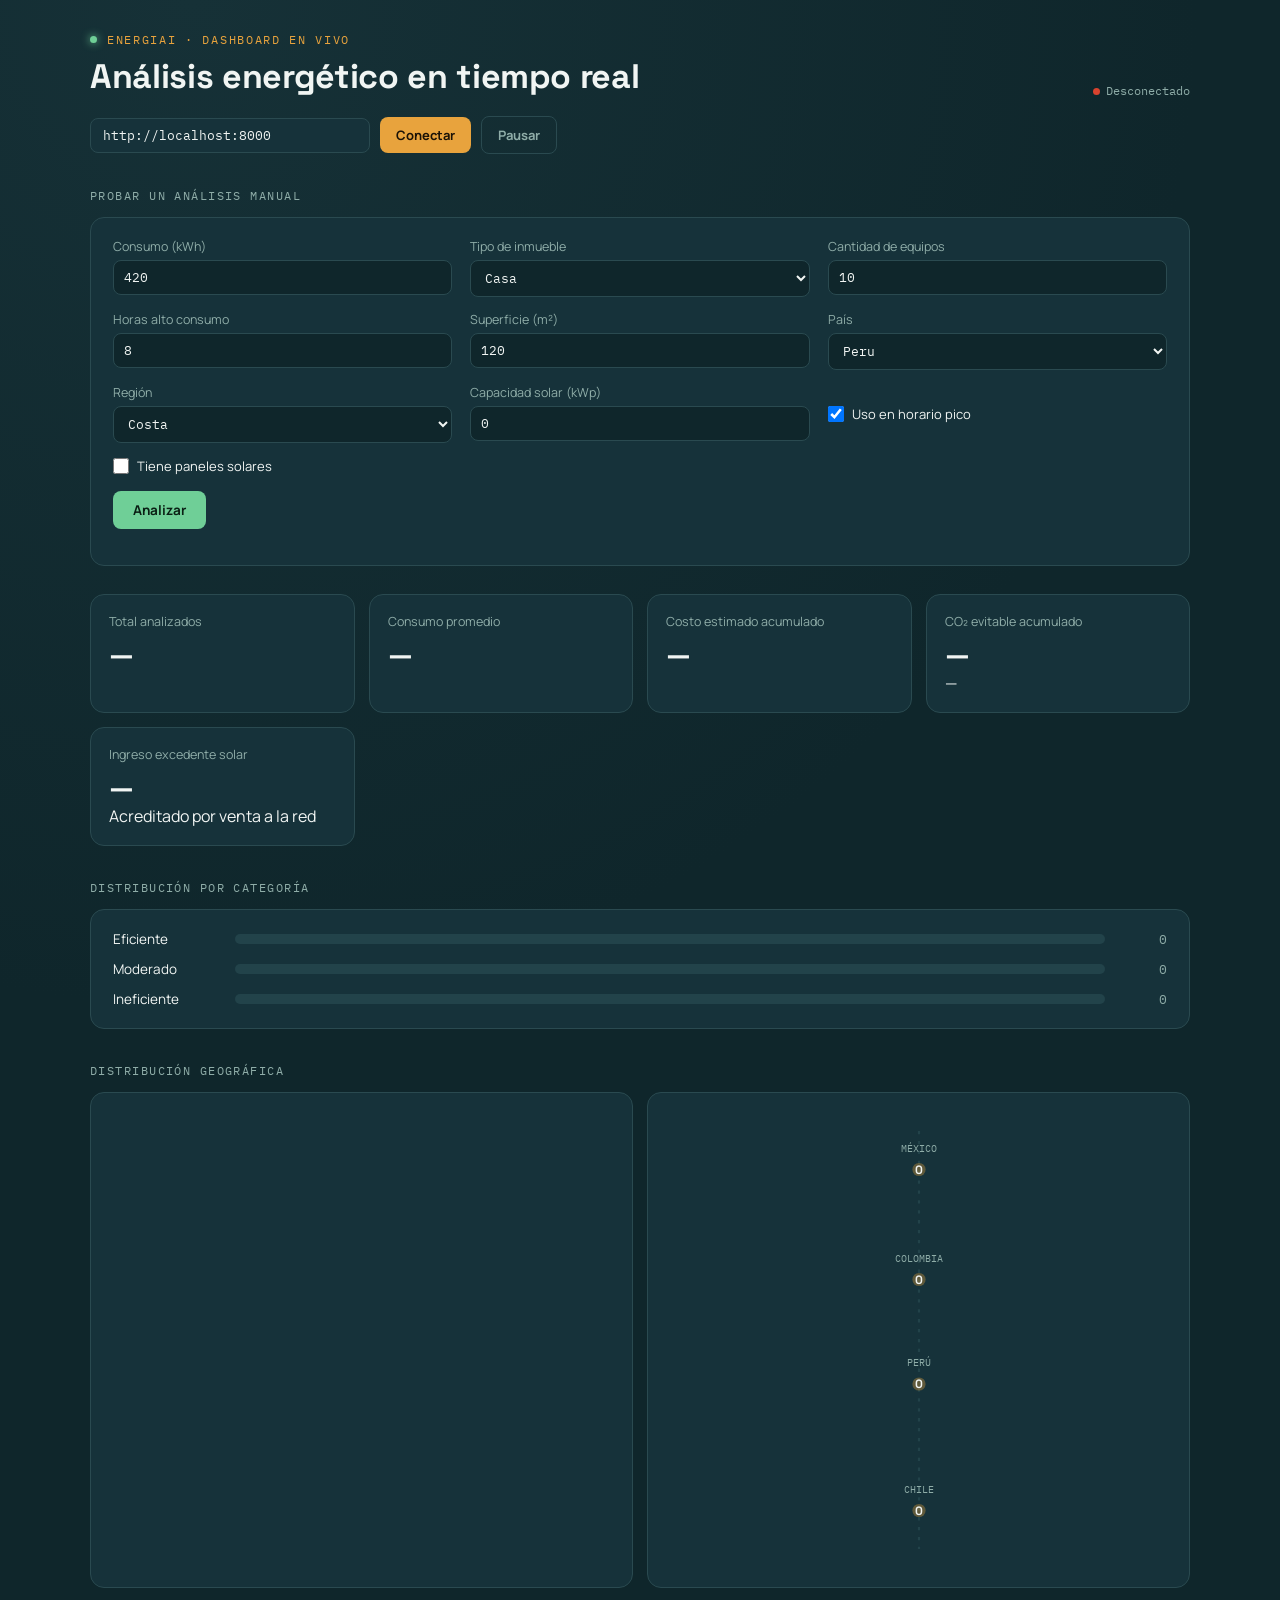
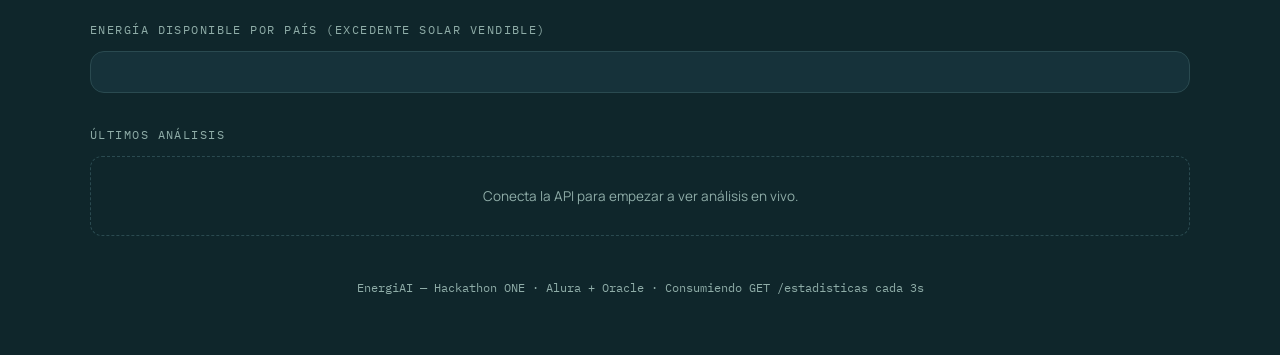
<file: api/dashboard.html>
<!DOCTYPE html>
<html lang="es">
<head>
<meta charset="UTF-8">
<meta name="viewport" content="width=device-width, initial-scale=1.0">
<title>EnergiAI — Dashboard en vivo</title>
<style>
@import url('https://fonts.googleapis.com/css2?family=Space+Grotesk:wght@400;500;600;700&family=Manrope:wght@400;500;600;800&family=IBM+Plex+Mono:wght@400;500&display=swap');

:root{
  --bg:#0F262B; --bg-card:#16323A; --bg-card-2:#1C3D45; --line:#2A4A50;
  --text:#F1F5F3; --text-muted:#8FADA8;
  --copper:#E8A33D; --mint:#6FCF97; --amber-warn:#E0B84B; --red:#D9432E;
}
*{box-sizing:border-box; margin:0; padding:0;}
body{
  background: radial-gradient(circle at 15% 0%, #163137 0%, transparent 45%), var(--bg);
  color:var(--text); font-family:'Manrope', sans-serif; min-height:100vh; padding:32px 20px 60px;
}
.wrap{max-width:1100px; margin:0 auto;}

.topbar{ display:flex; justify-content:space-between; align-items:flex-end; flex-wrap:wrap; gap:16px; }
.eyebrow{
  font-family:'IBM Plex Mono', monospace; font-size:12px; letter-spacing:.14em; text-transform:uppercase;
  color:var(--copper); display:flex; align-items:center; gap:10px;
}
.eyebrow::before{content:""; width:7px; height:7px; border-radius:50%; background:var(--mint); box-shadow:0 0 8px var(--mint); animation:pulse 1.6s infinite;}
@keyframes pulse{ 0%,100%{opacity:1;} 50%{opacity:.35;} }
h1{ font-family:'Space Grotesk', sans-serif; font-weight:700; font-size:clamp(24px,3.4vw,34px); margin-top:8px; letter-spacing:-0.01em;}

.status{ font-family:'IBM Plex Mono', monospace; font-size:12px; color:var(--text-muted); text-align:right; }
.status .dot{ display:inline-block; width:7px; height:7px; border-radius:50%; background:var(--mint); margin-right:6px; }
.status.off .dot{ background:var(--red); }

.controls{ margin-top:18px; display:flex; gap:10px; flex-wrap:wrap; align-items:center; }
.controls input{
  background:var(--bg-card); border:1px solid var(--line); color:var(--text);
  border-radius:8px; padding:8px 12px; font-family:'IBM Plex Mono', monospace; font-size:13px; width:280px;
}
.controls button{
  background:var(--copper); border:none; color:#1a1207; font-weight:700; border-radius:8px;
  padding:9px 16px; font-family:'Manrope',sans-serif; font-size:13px; cursor:pointer;
}
.controls button.secondary{ background:transparent; border:1px solid var(--line); color:var(--text-muted); }

.manual-form{
  margin-top:14px; background:var(--bg-card); border:1px solid var(--line); border-radius:14px; padding:20px 22px;
}
.form-grid{ display:grid; grid-template-columns:repeat(3, 1fr); gap:14px 18px; margin-bottom:16px; }
@media (max-width:760px){ .form-grid{grid-template-columns:repeat(2, 1fr);} }
.manual-form label{ display:flex; flex-direction:column; gap:5px; font-size:12.5px; color:var(--text-muted); }
.manual-form input[type=number], .manual-form select{
  background:#0F262B; border:1px solid var(--line); color:var(--text); border-radius:8px;
  padding:8px 10px; font-family:'IBM Plex Mono', monospace; font-size:13px;
}
.manual-form label.checkbox-label{ flex-direction:row; align-items:center; gap:8px; font-size:13px; color:var(--text); }
.manual-form label.checkbox-label input{ width:16px; height:16px; }
.manual-form button{
  background:var(--mint); border:none; color:#0a1f14; font-weight:700; border-radius:8px;
  padding:10px 20px; font-family:'Manrope',sans-serif; font-size:13.5px; cursor:pointer;
}
#manualResultado{ margin-top:16px; }
#manualResultado ul{ list-style:none; }
#manualResultado li::before{ content:"→ "; color:var(--copper); }

/* KPI grid */
.kpis{ margin-top:28px; display:grid; grid-template-columns:repeat(4,1fr); gap:14px; }
@media (max-width:800px){ .kpis{grid-template-columns:repeat(2,1fr);} }
.kpi{ background:var(--bg-card); border:1px solid var(--line); border-radius:14px; padding:18px; }
.kpi .k{ color:var(--text-muted); font-size:12.5px; }
.kpi .v{ font-family:'Space Grotesk', sans-serif; font-size:28px; font-weight:700; margin-top:6px; }

/* categorías bar */
.section-label{
  font-family:'IBM Plex Mono', monospace; font-size:12px; letter-spacing:.12em; text-transform:uppercase;
  color:var(--text-muted); margin:34px 0 14px;
}
.cat-bars{ background:var(--bg-card); border:1px solid var(--line); border-radius:14px; padding:20px 22px; }
.cat-row{ display:grid; grid-template-columns:110px 1fr 50px; align-items:center; gap:12px; margin-bottom:12px; }
.cat-row:last-child{ margin-bottom:0; }
.cat-row .label{ font-size:13.5px; }
.cat-track{ height:10px; border-radius:6px; background:#22434A; overflow:hidden; }
.cat-fill{ height:100%; border-radius:6px; transition:width .5s ease; }
.cat-fill.eficiente{ background:var(--mint); }
.cat-fill.moderado{ background:var(--amber-warn); }
.cat-fill.ineficiente{ background:var(--red); }
.cat-row .count{ font-family:'IBM Plex Mono', monospace; text-align:right; font-size:13px; color:var(--text-muted); }

/* geografía: barras + mapa */
.geo-grid{ display:grid; grid-template-columns:1fr 1fr; gap:14px; }
@media (max-width:800px){ .geo-grid{grid-template-columns:1fr;} }
.geo-bars{ background:var(--bg-card); border:1px solid var(--line); border-radius:14px; padding:20px 22px; }
.geo-row{ display:grid; grid-template-columns:100px 1fr 34px; align-items:center; gap:10px; margin-bottom:11px; }
.geo-row:last-child{ margin-bottom:0; }
.geo-row .label{ font-size:13px; }
.geo-track{ height:8px; border-radius:5px; background:#22434A; overflow:hidden; }
.geo-fill{ height:100%; border-radius:5px; background:var(--copper); transition:width .5s ease; }
.geo-row .count{ font-family:'IBM Plex Mono', monospace; text-align:right; font-size:12.5px; color:var(--text-muted); }

.geo-map{ background:var(--bg-card); border:1px solid var(--line); border-radius:14px; padding:16px; display:flex; align-items:center; justify-content:center; }
.geo-map svg{ width:100%; max-width:220px; height:auto; }
.geo-bubble{ transition:r .5s ease, opacity .5s ease; }
.geo-map-label{ font-family:'IBM Plex Mono', monospace; font-size:9.5px; fill:var(--text-muted); }
.geo-map-count{ font-family:'Space Grotesk', sans-serif; font-size:11px; font-weight:700; fill:var(--text); }

/* feed en vivo */
.feed{ display:flex; flex-direction:column; gap:8px; max-height:420px; overflow-y:auto; }
.feed-item{
  background:var(--bg-card); border:1px solid var(--line); border-left:3px solid var(--copper);
  border-radius:10px; padding:12px 16px; display:flex; justify-content:space-between; align-items:center;
  font-size:13.5px; opacity:0; animation:slidein .4s ease forwards;
}
@keyframes slidein{ from{opacity:0; transform:translateY(-6px);} to{opacity:1; transform:translateY(0);} }
.feed-item .tag{
  font-family:'IBM Plex Mono', monospace; font-size:11px; padding:3px 9px; border-radius:999px;
}
.tag.eficiente{ background:rgba(111,207,151,.15); color:var(--mint); }
.tag.moderado{ background:rgba(224,184,75,.15); color:var(--amber-warn); }
.tag.ineficiente{ background:rgba(217,67,46,.15); color:var(--red); }
.feed-item .meta{ color:var(--text-muted); font-family:'IBM Plex Mono', monospace; font-size:12px; }
.empty{ color:var(--text-muted); font-size:13.5px; padding:30px; text-align:center; border:1px dashed var(--line); border-radius:12px; }

footer{ margin-top:44px; text-align:center; color:var(--text-muted); font-size:12px; font-family:'IBM Plex Mono', monospace;}
</style>
</head>
<body>
<div class="wrap">

  <div class="topbar">
    <div>
      <div class="eyebrow">EnergiAI · Dashboard en vivo</div>
      <h1>Análisis energético en tiempo real</h1>
    </div>
    <div class="status off" id="status"><span class="dot"></span><span id="statusText">Desconectado</span></div>
  </div>

  <div class="controls">
    <input id="apiUrl" type="text" value="http://localhost:8000" placeholder="URL de la API, ej. http://localhost:8000">
    <button onclick="conectar()">Conectar</button>
    <button class="secondary" onclick="detener()">Pausar</button>
  </div>

  <div class="section-label">Probar un análisis manual</div>
  <div class="manual-form">
    <div class="form-grid">
      <label>Consumo (kWh)<input type="number" id="mConsumo" value="420" step="0.1"></label>
      <label>Tipo de inmueble
        <select id="mTipo">
          <option>Apartamento</option>
          <option selected>Casa</option>
          <option>Casa Grande</option>
          <option>Local Comercial</option>
        </select>
      </label>
      <label>Cantidad de equipos<input type="number" id="mEquipos" value="10"></label>
      <label>Horas alto consumo<input type="number" id="mHoras" value="8"></label>
      <label>Superficie (m²)<input type="number" id="mSuperficie" value="120"></label>
      <label>País
        <select id="mPais">
          <option selected>Peru</option>
          <option>Colombia</option>
          <option>Chile</option>
          <option>México</option>
        </select>
      </label>
      <label>Región
        <select id="mRegion">
          <option selected>Costa</option>
          <option>Sierra</option>
          <option>Selva</option>
        </select>
      </label>
      <label>Capacidad solar (kWp)<input type="number" id="mSolarKwp" value="0" step="0.1"></label>
      <label class="checkbox-label"><input type="checkbox" id="mPico" checked> Uso en horario pico</label>
      <label class="checkbox-label"><input type="checkbox" id="mSolar"> Tiene paneles solares</label>
    </div>
    <button onclick="enviarManual()">Analizar</button>
    <div id="manualResultado"></div>
  </div>

  <div class="kpis">
    <div class="kpi"><div class="k">Total analizados</div><div class="v" id="kpiTotal">—</div></div>
    <div class="kpi"><div class="k">Consumo promedio</div><div class="v" id="kpiConsumo">—</div></div>
    <div class="kpi"><div class="k">Costo estimado acumulado</div><div class="v" id="kpiCosto">—</div></div>
    <div class="kpi">
      <div class="k">CO₂ evitable acumulado</div>
      <div class="v mint" id="kpiCo2">—</div>
      <div class="delta" id="kpiCo2Equiv">—</div>
    </div>
    <div class="kpi">
      <div class="k">Ingreso excedente solar</div>
      <div class="v mint" id="kpiSolar">—</div>
      <div class="delta">Acreditado por venta a la red</div>
    </div>
  </div>

  <div class="section-label">Distribución por categoría</div>
  <div class="cat-bars" id="catBars">
    <div class="cat-row"><div class="label">Eficiente</div><div class="cat-track"><div class="cat-fill eficiente" style="width:0%"></div></div><div class="count">0</div></div>
    <div class="cat-row"><div class="label">Moderado</div><div class="cat-track"><div class="cat-fill moderado" style="width:0%"></div></div><div class="count">0</div></div>
    <div class="cat-row"><div class="label">Ineficiente</div><div class="cat-track"><div class="cat-fill ineficiente" style="width:0%"></div></div><div class="count">0</div></div>
  </div>

  <div class="section-label">Distribución geográfica</div>
  <div class="geo-grid">
    <div class="geo-bars" id="geoBars"></div>
    <div class="geo-map">
      <!-- Mapa esquemático (no cartográfico) de los 4 países soportados,
           ordenados de norte a sur sobre el Pacífico latinoamericano.
           Los círculos ("burbujas") escalan con la cantidad de análisis. -->
      <svg viewBox="0 0 200 420" xmlns="http://www.w3.org/2000/svg">
        <line x1="100" y1="20" x2="100" y2="400" stroke="#22434A" stroke-width="2" stroke-dasharray="3 6"/>
        <g id="geoMapPoints">
          <!-- México -->
          <g data-pais="México" transform="translate(100,55)">
            <circle class="geo-bubble" r="6" fill="var(--copper)" fill-opacity="0.35"/>
            <text class="geo-map-label" y="-16" text-anchor="middle">MÉXICO</text>
            <text class="geo-map-count" y="4" text-anchor="middle">0</text>
          </g>
          <!-- Colombia -->
          <g data-pais="Colombia" transform="translate(100,155)">
            <circle class="geo-bubble" r="6" fill="var(--copper)" fill-opacity="0.35"/>
            <text class="geo-map-label" y="-16" text-anchor="middle">COLOMBIA</text>
            <text class="geo-map-count" y="4" text-anchor="middle">0</text>
          </g>
          <!-- Peru -->
          <g data-pais="Peru" transform="translate(100,250)">
            <circle class="geo-bubble" r="6" fill="var(--copper)" fill-opacity="0.35"/>
            <text class="geo-map-label" y="-16" text-anchor="middle">PERÚ</text>
            <text class="geo-map-count" y="4" text-anchor="middle">0</text>
          </g>
          <!-- Chile -->
          <g data-pais="Chile" transform="translate(100,365)">
            <circle class="geo-bubble" r="6" fill="var(--copper)" fill-opacity="0.35"/>
            <text class="geo-map-label" y="-16" text-anchor="middle">CHILE</text>
            <text class="geo-map-count" y="4" text-anchor="middle">0</text>
          </g>
        </g>
      </svg>
    </div>
  </div>

  <div class="section-label">Energía disponible por país (excedente solar vendible)</div>
  <div class="geo-bars" id="energiaBars"></div>

  <div class="section-label">Últimos análisis</div>
  <div class="feed" id="feed">
    <div class="empty">Conecta la API para empezar a ver análisis en vivo.</div>
  </div>

  <footer>EnergiAI — Hackathon ONE · Alura + Oracle · Consumiendo GET /estadisticas cada 3s</footer>
</div>

<script>
let intervalId = null;
let vistos = new Set();

function setStatus(ok, text){
  const el = document.getElementById('status');
  el.classList.toggle('off', !ok);
  document.getElementById('statusText').textContent = text;
}

function fmtMoney(v){ return '$' + Number(v).toLocaleString('en-US', {minimumFractionDigits:2, maximumFractionDigits:2}); }

async function actualizar(){
  const base = document.getElementById('apiUrl').value.replace(/\/$/, '');
  try{
    const resp = await fetch(`${base}/estadisticas?ultimos=15`);
    if(!resp.ok) throw new Error('HTTP ' + resp.status);
    const data = await resp.json();
    setStatus(true, 'Conectado');
    render(data);
  }catch(err){
    setStatus(false, 'Sin conexión (' + err.message + ')');
  }
}

function render(data){
  document.getElementById('kpiTotal').textContent = data.total_analizados;
  document.getElementById('kpiConsumo').textContent = data.consumo_promedio_kwh + ' kWh';
  document.getElementById('kpiCosto').textContent = fmtMoney(data.costo_estimado_total_mensual);

  const co2 = data.co2_evitable_total_kg_mes || 0;
  document.getElementById('kpiCo2').textContent = co2.toLocaleString('en-US', {maximumFractionDigits:1}) + ' kg';
  // Equivalencias ilustrativas (no oficiales): ~21 kg CO2/árbol/año absorbidos;
  // ~0.12 kg CO2/km de un auto promedio.
  const arbolesAnio = (co2 * 12) / 21;
  const kmNoManejados = co2 / 0.12;
  document.getElementById('kpiCo2Equiv').textContent =
    `≈ ${arbolesAnio.toFixed(1)} árboles/año · ${Math.round(kmNoManejados).toLocaleString('en-US')} km no manejados`;

  document.getElementById('kpiSolar').textContent = fmtMoney(data.ingreso_solar_total_mensual || 0);

  const total = data.total_analizados || 1;
  const cat = data.conteo_por_categoria;

  const bars = document.querySelectorAll('#catBars .cat-row');
  const orden = ['Eficiente', 'Moderado', 'Ineficiente'];
  orden.forEach((nombre, i) => {
    const count = cat[nombre] || 0;
    const pct = Math.round(100 * count / total);
    bars[i].querySelector('.cat-fill').style.width = pct + '%';
    bars[i].querySelector('.count').textContent = count;
  });

  const feed = document.getElementById('feed');
  if(data.ultimos_analisis.length === 0){
    feed.innerHTML = '<div class="empty">Aún no hay análisis. Corre simular_trafico.py o envía una solicitud a /analisis-energetico.</div>';
    return;
  }
  feed.innerHTML = '';
  data.ultimos_analisis.forEach(item => {
    const div = document.createElement('div');
    div.className = 'feed-item';
    const tagClass = item.categoria.toLowerCase();
    div.innerHTML = `
      <div>
        <span class="tag ${tagClass}">${item.categoria}</span>
        <span style="margin-left:10px;">${item.tipo_inmueble} · ${item.consumo_kwh} kWh</span>
        <span style="margin-left:10px; color:var(--text-muted); font-size:12px;">${item.pais || ''}</span>
      </div>
      <div class="meta">${fmtMoney(item.costo_estimado_mensual)}</div>
    `;
    feed.appendChild(div);
  });

  renderGeo(data.conteo_por_pais || {});
  renderEnergiaDisponible(data.energia_disponible_por_pais_kwh || {});
}

function renderEnergiaDisponible(porPaisKwh){
  const paises = ["Peru", "Colombia", "Chile", "México"];
  const maxKwh = Math.max(1, ...paises.map(p => porPaisKwh[p] || 0));
  const el = document.getElementById('energiaBars');
  el.innerHTML = paises.map(p => {
    const kwh = porPaisKwh[p] || 0;
    const pct = Math.round(100 * kwh / maxKwh);
    return `
      <div class="geo-row">
        <div class="label">${p}</div>
        <div class="geo-track"><div class="geo-fill" style="width:${pct}%; background:var(--mint);"></div></div>
        <div class="count">${kwh.toFixed(0)} kWh</div>
      </div>`;
  }).join('');
}

async function enviarManual(){
  const base = document.getElementById('apiUrl').value.replace(/\/$/, '');
  const payload = {
    consumo_kwh: parseFloat(document.getElementById('mConsumo').value),
    uso_horario_pico: document.getElementById('mPico').checked,
    cantidad_equipos: parseInt(document.getElementById('mEquipos').value),
    tipo_inmueble: document.getElementById('mTipo').value,
    horas_alto_consumo: parseInt(document.getElementById('mHoras').value),
    superficie_m2: parseFloat(document.getElementById('mSuperficie').value),
    tiene_paneles_solares: document.getElementById('mSolar').checked,
    capacidad_solar_kwp: parseFloat(document.getElementById('mSolarKwp').value) || 0,
    pais: document.getElementById('mPais').value,
    region_pais: document.getElementById('mRegion').value,
  };

  const resDiv = document.getElementById('manualResultado');
  resDiv.innerHTML = '<div class="empty">Analizando...</div>';

  try{
    const resp = await fetch(`${base}/analisis-energetico`, {
      method: 'POST',
      headers: {'Content-Type': 'application/json'},
      body: JSON.stringify(payload),
    });
    if(!resp.ok){
      const err = await resp.json();
      resDiv.innerHTML = `<div class="empty">Error de validación: ${JSON.stringify(err.detail)}</div>`;
      return;
    }
    const data = await resp.json();
    const tagClass = data.categoria.toLowerCase();
    resDiv.innerHTML = `
      <div class="feed-item" style="opacity:1;">
        <div>
          <span class="tag ${tagClass}">${data.categoria}</span>
          <span style="margin-left:10px; color:var(--text-muted); font-size:12px;">prob. ${data.probabilidad}</span>
        </div>
        <div class="meta">${fmtMoney(data.costo_estimado_mensual)}</div>
      </div>
      <div style="margin-top:10px; font-size:12.5px; color:var(--text-muted);">
        Brief: ${fmtMoney(data.costo_referencia_brief)} · CO₂ evitable: ${data.co2_evitable_kg_mes} kg ·
        Excedente solar: ${data.excedente_solar_kwh} kWh (${fmtMoney(data.ingreso_estimado_excedente_mensual)})
      </div>
      <ul style="margin-top:10px; padding-left:4px; font-size:13px;">
        ${data.recomendaciones.map(r => `<li style="margin-bottom:5px;">${r}</li>`).join('')}
      </ul>
    `;
    if(intervalId) actualizar(); // refresca KPIs/feed con este nuevo análisis
  }catch(err){
    resDiv.innerHTML = `<div class="empty">Error de red: ${err.message}</div>`;
  }
}

function renderGeo(conteoPorPais){
  const paises = ["Peru", "Colombia", "Chile", "México"];
  const total = Object.values(conteoPorPais).reduce((a,b) => a+b, 0) || 1;
  const maxCount = Math.max(1, ...paises.map(p => conteoPorPais[p] || 0));

  // Barras
  const barsEl = document.getElementById('geoBars');
  barsEl.innerHTML = paises.map(p => {
    const count = conteoPorPais[p] || 0;
    const pct = Math.round(100 * count / total);
    return `
      <div class="geo-row">
        <div class="label">${p}</div>
        <div class="geo-track"><div class="geo-fill" style="width:${pct}%"></div></div>
        <div class="count">${count}</div>
      </div>`;
  }).join('');

  // Mapa (burbujas escaladas por conteo)
  paises.forEach(p => {
    const count = conteoPorPais[p] || 0;
    const g = document.querySelector(`#geoMapPoints g[data-pais="${p}"]`);
    if(!g) return;
    const r = 6 + 24 * (count / maxCount);
    const opacity = count === 0 ? 0.15 : 0.35 + 0.5 * (count / maxCount);
    const circle = g.querySelector('circle');
    circle.setAttribute('r', r.toFixed(1));
    circle.setAttribute('fill-opacity', opacity.toFixed(2));
    g.querySelector('.geo-map-count').textContent = count;
  });
}

function conectar(){
  detener();
  actualizar();
  intervalId = setInterval(actualizar, 3000);
}
function detener(){
  if(intervalId){ clearInterval(intervalId); intervalId = null; }
  setStatus(false, 'Pausado');
}

// Los navegadores frenan (throttle) setInterval cuando la pestaña queda en
// segundo plano (ej. al cambiar a la terminal para correr el simulador),
// lo cual puede leerse como "desconexión" aunque el servidor siga sano.
// Al volver a la pestaña, forzamos una actualización inmediata.
document.addEventListener('visibilitychange', () => {
  if(document.visibilityState === 'visible' && intervalId){
    actualizar();
  }
});
</script>
</body>
</html>
</file>
